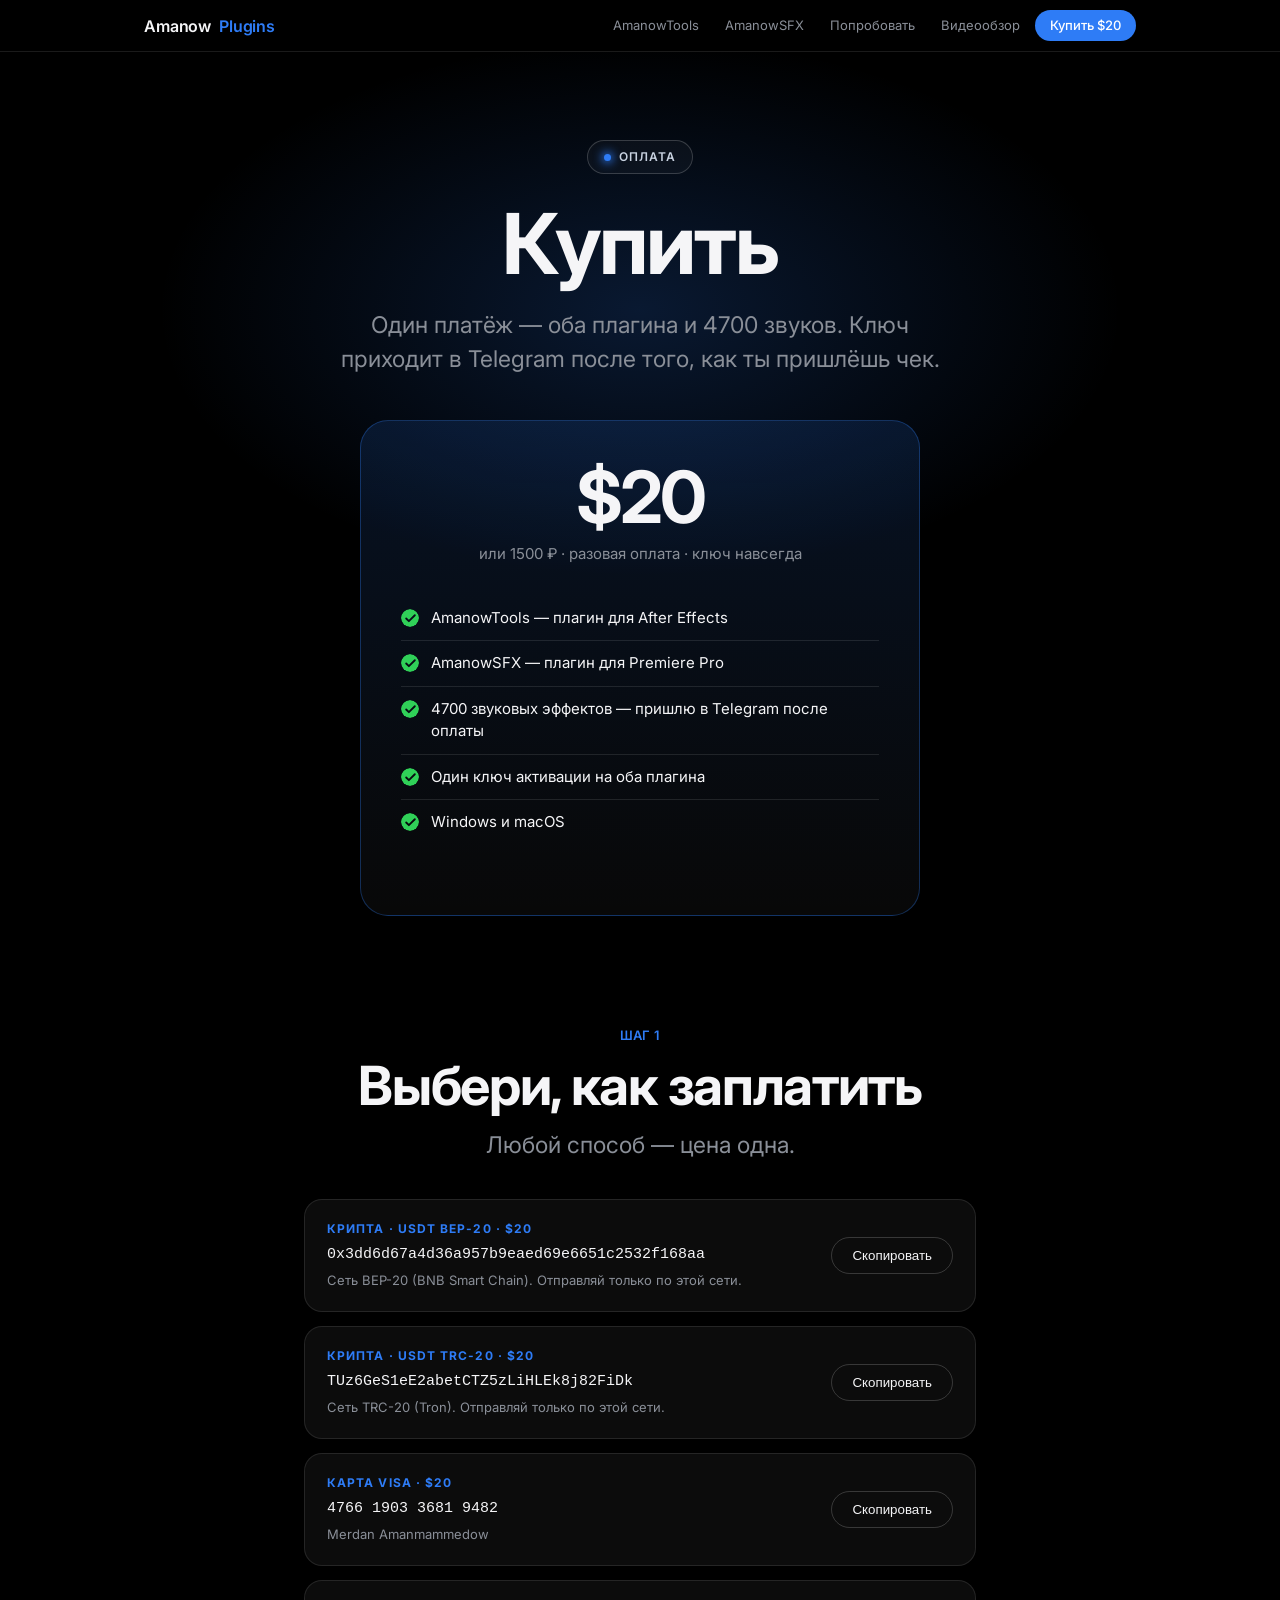
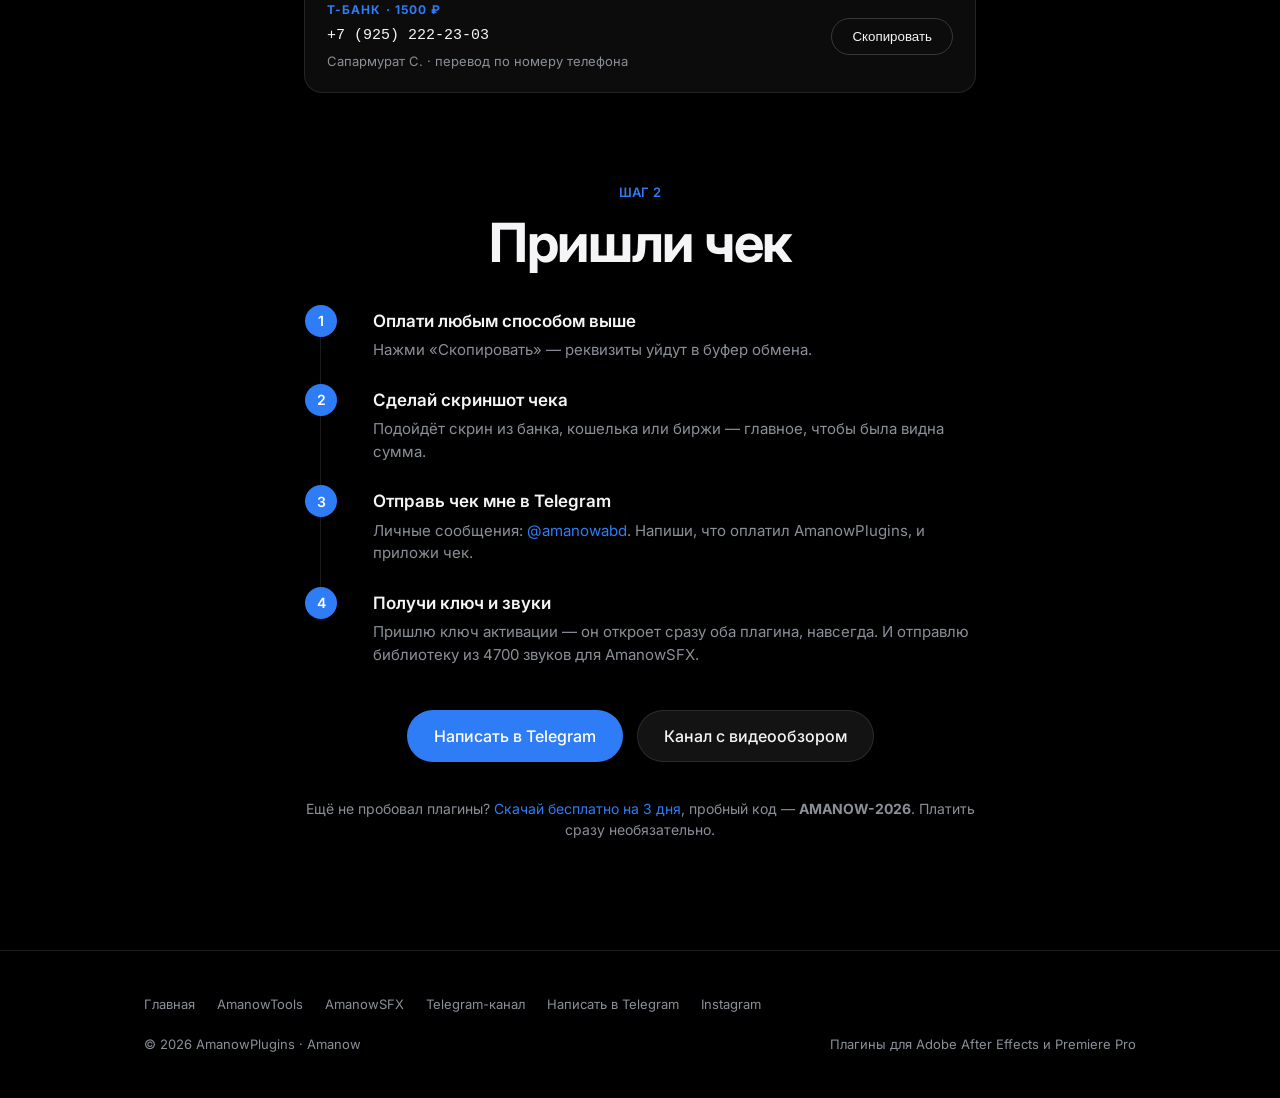
<file: buy/index.html>
<!DOCTYPE html>
<html lang="ru">
<head>
<meta charset="utf-8">
<meta name="viewport" content="width=device-width, initial-scale=1">

<!-- noindex: реквизиты не должны попасть в поиск Google. SEO держат другие страницы. -->
<meta name="robots" content="noindex, nofollow">

<title>Купить AmanowPlugins — $20 за оба плагина</title>
<meta name="description" content="Оплата набора AmanowPlugins: крипта, карта Visa или перевод в рублях. После оплаты пришли чек в Telegram — получишь ключ.">
<meta name="theme-color" content="#000000">

<link rel="preconnect" href="https://fonts.googleapis.com">
<link rel="preconnect" href="https://fonts.gstatic.com" crossorigin>
<link href="https://fonts.googleapis.com/css2?family=Inter:wght@400;500;600;700&display=swap" rel="stylesheet">
<link rel="stylesheet" href="../assets/style.css">
</head>
<body>

<nav class="nav">
  <div class="nav-in">
    <a class="logo" href="../index.html">Amanow<b>Plugins</b></a>
    <div class="nav-links">
      <a href="../tools/index.html">AmanowTools</a>
      <a href="../sfx/index.html">AmanowSFX</a>
      <a href="../index.html#download">Попробовать</a>
      <a href="https://telegram.me/amanow_channel">Видеообзор</a>
      <a class="buy" href="index.html" aria-current="page">Купить $20</a>
    </div>
  </div>
</nav>

<header class="hero glow" style="padding-bottom:0">
  <div class="wrap">
    <span class="badge"><i></i> Оплата</span>
    <h1 class="h-xl">Купить</h1>
    <p class="sub" style="margin:22px auto 0;max-width:600px">
      Один платёж — оба плагина и 4700 звуков. Ключ приходит в Telegram
      после того, как ты пришлёшь чек.
    </p>

    <div class="pricecard" style="margin-top:44px">
      <div class="amt">$20</div>
      <div class="alt">или 1500 ₽ · разовая оплата · ключ навсегда</div>
      <ul class="incl">
        <li>AmanowTools — плагин для After Effects</li>
        <li>AmanowSFX — плагин для Premiere Pro</li>
        <li>4700 звуковых эффектов — пришлю в Telegram после оплаты</li>
        <li>Один ключ активации на оба плагина</li>
        <li>Windows и macOS</li>
      </ul>
    </div>
  </div>
</header>

<main>

<section>
  <div class="wrap narrow">

    <div class="center">
      <div class="eyebrow rv">Шаг 1</div>
      <h2 class="h-l rv">Выбери, как заплатить</h2>
      <p class="sub rv" style="margin-top:14px">Любой способ — цена одна.</p>
    </div>

    <div class="pay rv">

      <div class="payrow">
        <div class="meta">
          <div class="t">Крипта · USDT BEP-20 · $20</div>
          <div class="v">0x3dd6d67a4d36a957b9eaed69e6651c2532f168aa</div>
          <div class="n">Сеть BEP-20 (BNB Smart Chain). Отправляй только по этой сети.</div>
        </div>
        <button class="copy" data-copy="0x3dd6d67a4d36a957b9eaed69e6651c2532f168aa">Скопировать</button>
      </div>

      <div class="payrow">
        <div class="meta">
          <div class="t">Крипта · USDT TRC-20 · $20</div>
          <div class="v">TUz6GeS1eE2abetCTZ5zLiHLEk8j82FiDk</div>
          <div class="n">Сеть TRC-20 (Tron). Отправляй только по этой сети.</div>
        </div>
        <button class="copy" data-copy="TUz6GeS1eE2abetCTZ5zLiHLEk8j82FiDk">Скопировать</button>
      </div>

      <!-- Карта Visa - удали этот блок целиком, если решишь не публиковать номер -->
      <div class="payrow">
        <div class="meta">
          <div class="t">Карта Visa · $20</div>
          <div class="v">4766 1903 3681 9482</div>
          <div class="n">Merdan Amanmammedow</div>
        </div>
        <button class="copy" data-copy="4766190336819482">Скопировать</button>
      </div>

      <div class="payrow">
        <div class="meta">
          <div class="t">Т-Банк · 1500 ₽</div>
          <div class="v">+7 (925) 222-23-03</div>
          <div class="n">Сапармурат С. · перевод по номеру телефона</div>
        </div>
        <button class="copy" data-copy="+79252222303">Скопировать</button>
      </div>

    </div>

    <div class="center" style="margin-top:90px">
      <div class="eyebrow rv">Шаг 2</div>
      <h2 class="h-l rv">Пришли чек</h2>
    </div>

    <ol class="steps rv" style="margin-top:36px">
      <li>
        <h4>Оплати любым способом выше</h4>
        <p>Нажми «Скопировать» — реквизиты уйдут в буфер обмена.</p>
      </li>
      <li>
        <h4>Сделай скриншот чека</h4>
        <p>Подойдёт скрин из банка, кошелька или биржи — главное, чтобы была видна сумма.</p>
      </li>
      <li>
        <h4>Отправь чек мне в Telegram</h4>
        <p>Личные сообщения: <a href="https://telegram.me/amanow_abd">@amanowabd</a>.
           Напиши, что оплатил AmanowPlugins, и приложи чек.</p>
      </li>
      <li>
        <h4>Получи ключ и звуки</h4>
        <p>Пришлю ключ активации — он откроет сразу оба плагина, навсегда.
           И отправлю библиотеку из 4700 звуков для AmanowSFX.</p>
      </li>
    </ol>

    <div class="btns center rv" style="margin-top:44px;justify-content:center">
      <a class="btn btn-p" href="https://telegram.me/amanow_abd">Написать в Telegram</a>
      <a class="btn btn-g" href="https://telegram.me/amanow_channel">Канал с видеообзором</a>
    </div>

    <p class="small center rv" style="margin-top:36px">
      Ещё не пробовал плагины? <a href="../index.html#download">Скачай бесплатно на 3 дня</a>,
      пробный код — <b>AMANOW-2026</b>. Платить сразу необязательно.
    </p>

  </div>
</section>

</main>

<footer>
  <div class="wrap">
    <div class="fnav">
      <a href="../index.html">Главная</a>
      <a href="../tools/index.html">AmanowTools</a>
      <a href="../sfx/index.html">AmanowSFX</a>
      <a href="https://telegram.me/amanow_channel">Telegram-канал</a>
      <a href="https://telegram.me/amanow_abd">Написать в Telegram</a>
      <a href="https://instagram.com/amanow.abd">Instagram</a>
    </div>
    <div class="fbot">
      <span>© <span id="year">2026</span> AmanowPlugins · Amanow</span>
      <span>Плагины для Adobe After Effects и Premiere Pro</span>
    </div>
  </div>
</footer>

<script src="../assets/app.js" defer></script>
</body>
</html>
</file>
<file: assets/style.css>
/* ============================================================
   AmanowPlugins — стили. Apple-минимализм, тёмная тема.
   Меняешь цвет здесь — меняется на всех страницах.
   ============================================================ */
:root{
  --bg:#000000;
  --bg-2:#06080D;
  --surface:rgba(255,255,255,.048);
  --surface-2:rgba(255,255,255,.075);
  --stroke:rgba(255,255,255,.10);
  --stroke-2:rgba(255,255,255,.18);
  --ink:#F5F5F7;
  --muted:#8A8F98;
  --blue:#2E7CF6;
  --blue-l:#5FA3FF;
  --ok:#30D158;
  --nav:52px;
  --pill:980px;
}
*{box-sizing:border-box;margin:0;padding:0}
html{scroll-behavior:smooth;scroll-padding-top:80px;-webkit-text-size-adjust:100%}
body{
  background:var(--bg); color:var(--ink);
  font:400 17px/1.5 -apple-system,BlinkMacSystemFont,"SF Pro Display","SF Pro Text",
       Inter,"Segoe UI",Roboto,system-ui,sans-serif;
  -webkit-font-smoothing:antialiased; -moz-osx-osx-font-smoothing:grayscale;
  overflow-x:hidden;
}
img{max-width:100%;display:block}
a{color:var(--blue);text-decoration:none}
a:hover{text-decoration:underline}
::selection{background:var(--blue);color:#fff}
:focus-visible{outline:2px solid var(--blue-l);outline-offset:3px;border-radius:6px}

.wrap{max-width:1040px;margin:0 auto;padding:0 24px}
.narrow{max-width:720px;margin:0 auto}
.center{text-align:center}

/* ---------- типографика ---------- */
.h-xl{font-size:clamp(44px,7.4vw,84px);font-weight:700;letter-spacing:-.028em;line-height:1.04}
.h-l {font-size:clamp(32px,5vw,54px);font-weight:700;letter-spacing:-.024em;line-height:1.08}
.h-m {font-size:clamp(24px,3.2vw,34px);font-weight:600;letter-spacing:-.018em;line-height:1.15}
.sub{font-size:clamp(18px,2.1vw,23px);color:var(--muted);line-height:1.45;font-weight:400}
.eyebrow{font-size:13px;font-weight:600;letter-spacing:.02em;color:var(--blue);
  text-transform:uppercase;margin-bottom:12px}
.small{font-size:14px;color:var(--muted)}
.lead b{color:var(--ink);font-weight:600}

/* ---------- шапка ---------- */
.nav{
  position:sticky;top:0;z-index:50;height:var(--nav);
  background:rgba(0,0,0,.72);backdrop-filter:saturate(180%) blur(20px);
  -webkit-backdrop-filter:saturate(180%) blur(20px);
  border-bottom:1px solid var(--stroke);
}
.nav-in{max-width:1040px;margin:0 auto;padding:0 24px;height:100%;
  display:flex;align-items:center;gap:8px}
.logo{font-size:16px;font-weight:600;letter-spacing:-.01em;color:var(--ink);
  text-decoration:none;margin-right:auto;display:flex;align-items:center;gap:8px;white-space:nowrap}
.logo b{color:var(--blue);font-weight:600}
.logo:hover{text-decoration:none}
.nav-links{display:flex;align-items:center;gap:4px;overflow-x:auto;scrollbar-width:none}
.nav-links::-webkit-scrollbar{display:none}
.nav-links a{font-size:13px;color:var(--muted);padding:6px 11px;border-radius:8px;
  white-space:nowrap;text-decoration:none}
.nav-links a:hover{color:var(--ink);background:var(--surface);text-decoration:none}
.nav-links a[aria-current]{color:var(--ink)}
.nav-links a.buy{background:var(--blue);color:#fff;padding:6px 15px;border-radius:var(--pill);font-weight:500}
.nav-links a.buy:hover{background:var(--blue-l)}

/* ---------- кнопки ---------- */
.btn{
  display:inline-flex;align-items:center;justify-content:center;gap:8px;
  padding:13px 26px;border-radius:var(--pill);font-size:16px;font-weight:500;
  text-decoration:none;border:1px solid transparent;cursor:pointer;
  transition:background .18s,border-color .18s,transform .12s;white-space:nowrap;
}
.btn:hover{text-decoration:none;transform:translateY(-1px)}
.btn:active{transform:translateY(0)}
.btn-p{background:var(--blue);color:#fff}
.btn-p:hover{background:var(--blue-l)}
.btn-s{background:transparent;color:var(--blue);border-color:var(--stroke-2)}
.btn-s:hover{border-color:var(--blue);background:rgba(46,124,246,.08)}
.btn-g{background:var(--surface-2);color:var(--ink);border-color:var(--stroke)}
.btn-g:hover{background:rgba(255,255,255,.12)}
.btns{display:flex;gap:14px;flex-wrap:wrap}
.center .btns{justify-content:center}

/* ---------- секции ---------- */
section{padding:110px 0;position:relative}
section.tight{padding:74px 0}
.rule{height:1px;background:var(--stroke);border:0}

/* мягкое синее свечение как на карточках плагина */
.glow::before{
  content:"";position:absolute;left:50%;top:0;translate:-50% 0;
  width:min(1100px,120vw);height:620px;pointer-events:none;z-index:-1;
  background:radial-gradient(ellipse at center,rgba(46,124,246,.20),transparent 62%);
}

/* ---------- герой ---------- */
.hero{padding:88px 0 40px;text-align:center}
.badge{
  display:inline-flex;align-items:center;gap:8px;padding:7px 16px;margin-bottom:26px;
  border:1px solid var(--stroke-2);border-radius:var(--pill);
  font-size:12px;font-weight:600;letter-spacing:.09em;text-transform:uppercase;color:#C8D2E0;
  background:rgba(255,255,255,.03);
}
.badge i{width:7px;height:7px;border-radius:50%;background:var(--blue);
  box-shadow:0 0 10px 2px rgba(46,124,246,.9);font-style:normal}
.hero .sub{margin:22px auto 0;max-width:640px}
.hero .btns{margin-top:34px}
.trial{margin-top:16px;font-size:13px;color:var(--muted)}

/* ---------- витрина скриншотов (табы, как в самом плагине) ---------- */
.shot{
  margin:56px auto 0;max-width:360px;position:relative;
  border-radius:22px;overflow:hidden;border:1px solid var(--stroke);
  box-shadow:0 40px 120px -40px rgba(46,124,246,.55), 0 0 0 1px rgba(255,255,255,.03);
  cursor:zoom-in;background:var(--bg-2);
}
.shot img{width:100%;height:auto;aspect-ratio:auto;transition:opacity .22s}
.shot.fade img{opacity:0}

.tabs{display:flex;justify-content:center;gap:4px;flex-wrap:wrap;margin:34px auto 0;
  padding:5px;background:var(--surface);border:1px solid var(--stroke);
  border-radius:var(--pill);width:fit-content;max-width:100%}
.tabs button{
  border:0;background:transparent;color:var(--muted);cursor:pointer;
  font:600 12px/1 inherit;letter-spacing:.07em;text-transform:uppercase;
  padding:10px 15px;border-radius:var(--pill);transition:background .18s,color .18s;
}
.tabs button:hover{color:var(--ink)}
.tabs button[aria-selected=true]{background:var(--blue);color:#fff}

.tab-note{margin:22px auto 0;max-width:560px;text-align:center;color:var(--muted);
  font-size:15px;min-height:48px}
.tab-note b{color:var(--ink);font-weight:600}

/* ---------- карточки продуктов ---------- */
.cards{display:grid;grid-template-columns:1fr 1fr;gap:20px}
@media(max-width:800px){.cards{grid-template-columns:1fr}}
.card{
  display:block;padding:34px;border-radius:26px;text-decoration:none;color:var(--ink);
  background:linear-gradient(180deg,rgba(255,255,255,.06),rgba(255,255,255,.025));
  border:1px solid var(--stroke);position:relative;overflow:hidden;
  transition:border-color .2s,transform .2s;
}
.card:hover{border-color:rgba(46,124,246,.55);transform:translateY(-3px);text-decoration:none}
.card .eyebrow{margin-bottom:10px}
.card h3{font-size:30px;font-weight:700;letter-spacing:-.02em;margin-bottom:10px}
.card p{color:var(--muted);font-size:15px;line-height:1.55}
.card .go{margin-top:20px;color:var(--blue);font-size:15px;font-weight:500}
.card img{margin-top:24px;border-radius:14px;border:1px solid var(--stroke);width:100%}

/* ---------- список возможностей ---------- */
.feats{display:grid;grid-template-columns:repeat(auto-fill,minmax(240px,1fr));gap:18px;margin-top:44px}
.feat{padding:26px;border-radius:20px;background:var(--surface);border:1px solid var(--stroke)}
.feat .k{font-size:12px;font-weight:700;letter-spacing:.09em;color:var(--blue);
  text-transform:uppercase;margin-bottom:12px}
.feat h4{font-size:17px;font-weight:600;margin-bottom:6px}
.feat p{font-size:14px;color:var(--muted);line-height:1.5}

.chips{display:flex;flex-wrap:wrap;gap:8px;margin-top:26px}
.chips span{padding:8px 15px;border-radius:var(--pill);font-size:13px;color:var(--muted);
  background:var(--surface);border:1px solid var(--stroke)}

/* ---------- цена ---------- */
.pricecard{
  max-width:560px;margin:44px auto 0;padding:40px;border-radius:28px;text-align:center;
  background:linear-gradient(180deg,rgba(46,124,246,.14),rgba(255,255,255,.03));
  border:1px solid rgba(46,124,246,.32);
}
.pricecard .amt{font-size:72px;font-weight:700;letter-spacing:-.04em;line-height:1}
.pricecard .alt{color:var(--muted);font-size:15px;margin-top:10px}
.incl{list-style:none;margin:30px 0;text-align:left}
.incl li{display:flex;gap:12px;align-items:flex-start;padding:11px 0;
  border-bottom:1px solid var(--stroke);font-size:15px}
.incl li:last-child{border:0}
.incl li::before{content:"";flex:0 0 18px;height:18px;margin-top:2px;border-radius:50%;
  background:var(--ok);
  -webkit-mask:url("data:image/svg+xml;charset=utf-8,%3Csvg xmlns='http://www.w3.org/2000/svg' viewBox='0 0 24 24'%3E%3Cpath d='M20 6L9 17l-5-5' stroke='black' stroke-width='3.4' fill='none' stroke-linecap='round' stroke-linejoin='round'/%3E%3C/svg%3E") center/13px no-repeat,
             linear-gradient(#000,#000);
  -webkit-mask-composite:xor;mask-composite:exclude;
}

/* ---------- реквизиты ---------- */
.pay{display:grid;gap:14px;margin-top:36px}
.payrow{
  display:flex;align-items:center;gap:16px;padding:20px 22px;border-radius:18px;
  background:var(--surface);border:1px solid var(--stroke);flex-wrap:wrap;
}
.payrow .meta{flex:1;min-width:200px}
.payrow .t{font-size:12px;font-weight:700;letter-spacing:.09em;text-transform:uppercase;
  color:var(--blue);margin-bottom:6px}
.payrow .v{font-size:15px;word-break:break-all;
  font-family:ui-monospace,SFMono-Regular,Menlo,Consolas,monospace}
.payrow .n{font-size:13px;color:var(--muted);margin-top:5px}
.copy{
  border:1px solid var(--stroke-2);background:transparent;color:var(--ink);
  border-radius:var(--pill);padding:10px 20px;font:500 14px/1 inherit;cursor:pointer;
  transition:background .18s,border-color .18s,color .18s;white-space:nowrap;
}
.copy:hover{border-color:var(--blue);color:var(--blue-l)}
.copy.done{background:var(--ok);border-color:var(--ok);color:#031;font-weight:600}

.steps{counter-reset:s;list-style:none;margin-top:34px}
.steps li{counter-increment:s;position:relative;padding:0 0 26px 52px;
  border-left:1px solid var(--stroke);margin-left:16px}
.steps li:last-child{border-left-color:transparent;padding-bottom:0}
.steps li::before{
  content:counter(s);position:absolute;left:-16px;top:-4px;width:32px;height:32px;
  border-radius:50%;background:var(--blue);color:#fff;display:grid;place-items:center;
  font-size:14px;font-weight:600;
}
.steps h4{font-size:17px;font-weight:600;margin-bottom:5px}
.steps p{color:var(--muted);font-size:15px}

/* ---------- FAQ ---------- */
.faq{max-width:760px;margin:44px auto 0}
.faq details{border-bottom:1px solid var(--stroke)}
.faq summary{list-style:none;cursor:pointer;padding:22px 40px 22px 0;position:relative;
  font-size:18px;font-weight:500}
.faq summary::-webkit-details-marker{display:none}
.faq summary::after{content:"";position:absolute;right:6px;top:50%;width:12px;height:12px;
  border-right:2px solid var(--muted);border-bottom:2px solid var(--muted);
  translate:0 -60%;rotate:45deg;transition:rotate .2s}
.faq details[open] summary::after{rotate:-135deg;translate:0 -20%}
.faq details p{color:var(--muted);font-size:16px;padding:0 0 24px;max-width:640px}

/* ---------- футер ---------- */
footer{border-top:1px solid var(--stroke);padding:44px 0;font-size:13px;color:var(--muted)}
.fnav{display:flex;gap:22px;flex-wrap:wrap;margin-bottom:20px}
.fnav a{color:var(--muted);text-decoration:none}
.fnav a:hover{color:var(--ink)}
.fbot{display:flex;justify-content:space-between;gap:16px;flex-wrap:wrap}

/* ---------- лайтбокс ---------- */
.lb{position:fixed;inset:0;z-index:100;background:rgba(0,0,0,.92);
  backdrop-filter:blur(14px);-webkit-backdrop-filter:blur(14px);
  display:none;place-items:center;padding:32px;cursor:zoom-out}
.lb[open],.lb.on{display:grid}
.lb img{max-height:92vh;max-width:min(660px,92vw);height:auto;border-radius:20px;
  border:1px solid var(--stroke)}
.lb .x{position:absolute;top:22px;right:26px;background:var(--surface-2);border:1px solid var(--stroke);
  color:var(--ink);width:40px;height:40px;border-radius:50%;font-size:20px;cursor:pointer;line-height:1}

/* ---------- появление при скролле ---------- */
.rv{opacity:0;transform:translateY(22px);transition:opacity .7s cubic-bezier(.2,.7,.2,1),
    transform .7s cubic-bezier(.2,.7,.2,1)}
.rv.in{opacity:1;transform:none}
@media (prefers-reduced-motion:reduce){
  html{scroll-behavior:auto}
  .rv{opacity:1;transform:none;transition:none}
  .btn:hover,.card:hover{transform:none}
  .shot img{transition:none}
}

/* плашка с пробным кодом */
.keyrow{max-width:600px;margin:30px auto 0;text-align:left;
  background:linear-gradient(180deg,rgba(46,124,246,.18),rgba(255,255,255,.03));
  border-color:rgba(46,124,246,.38)}
.keyrow .v{font-size:24px;font-weight:700;letter-spacing:.08em;font-family:inherit}
</file>
